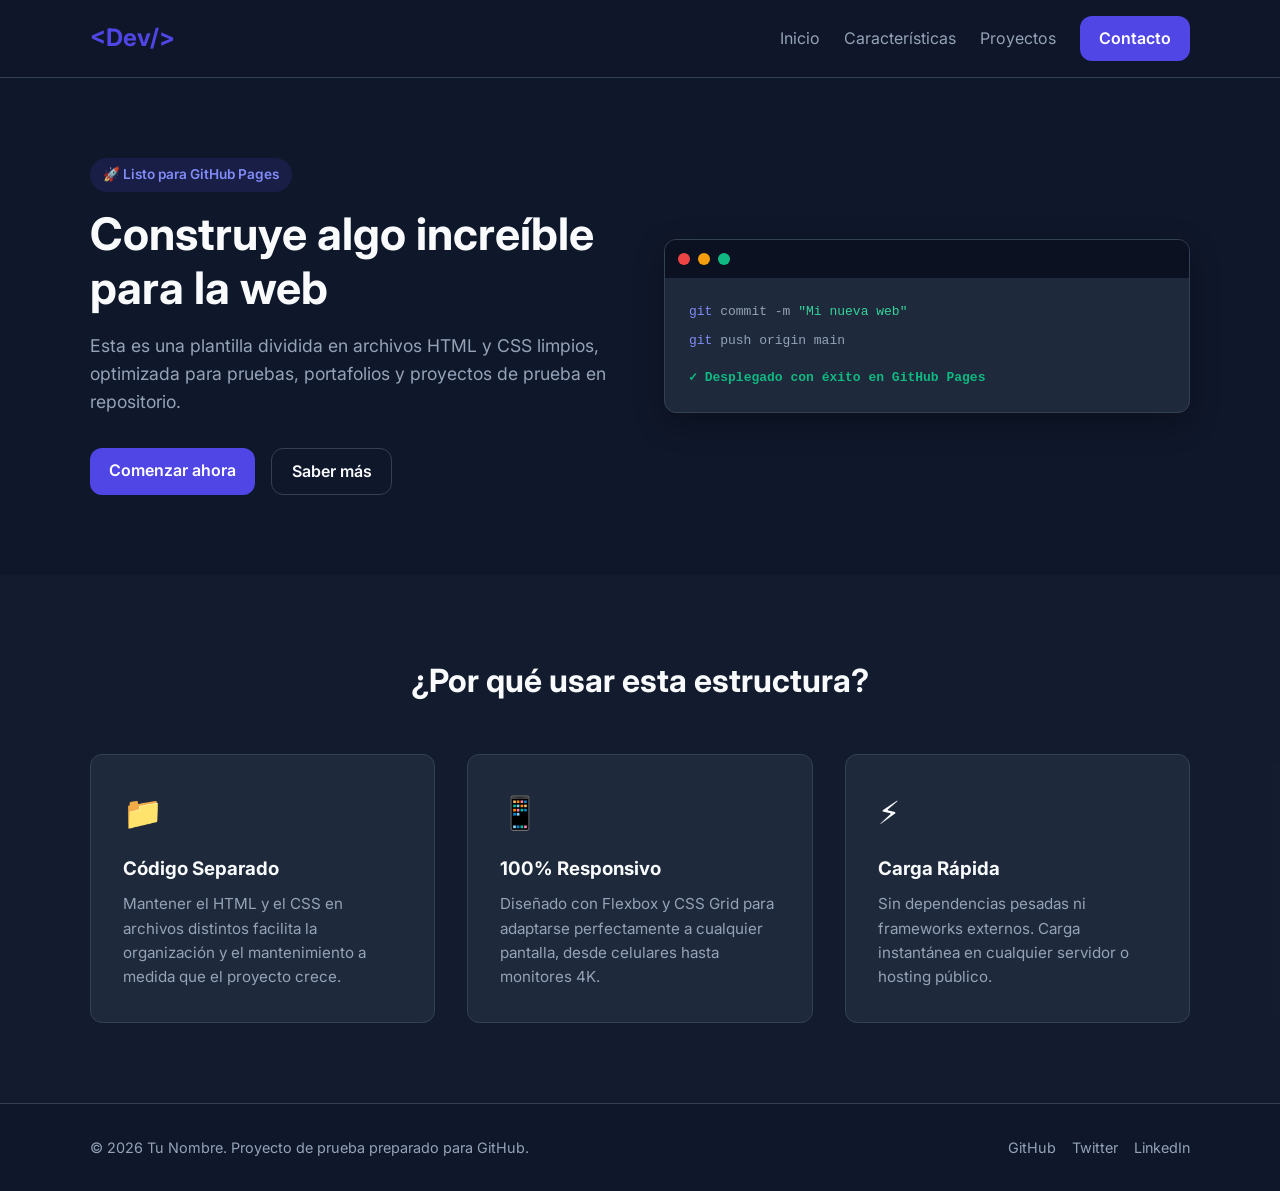
<file: index.html>
<!DOCTYPE html>
<html lang="es">
<head>
    <meta charset="UTF-8">
    <meta name="viewport" content="width=device-width, initial-scale=1.0">
    <title>Mi Sitio Web - Proyecto GitHub</title>
    <!-- Vinculación al archivo CSS externo -->
    <link rel="stylesheet" href="styles.css">
    <!-- Fuente Google Fonts -->
    <link rel="preconnect" href="https://fonts.googleapis.com">
    <link rel="preconnect" href="https://fonts.gstatic.com" crossorigin>
    <link href="https://fonts.googleapis.com/css2?family=Inter:wght@300;400;600;700&display=swap" rel="stylesheet">
</head>
<body>

    <!-- Encabezado y Navegación -->
    <header class="navbar">
        <div class="container nav-container">
            <a href="#" class="logo">&lt;Dev/&gt;</a>
            <nav class="nav-links">
                <a href="#inicio">Inicio</a>
                <a href="#caracteristicas">Características</a>
                <a href="#proyectos">Proyectos</a>
                <a href="#contacto" class="btn btn-primary">Contacto</a>
            </nav>
        </div>
    </header>

    <!-- Sección Principal (Hero) -->
    <section id="inicio" class="hero">
        <div class="container hero-container">
            <div class="hero-content">
                <span class="badge">🚀 Listo para GitHub Pages</span>
                <h1>Construye algo increíble para la web</h1>
                <p>Esta es una plantilla dividida en archivos HTML y CSS limpios, optimizada para pruebas, portafolios y proyectos de prueba en repositorio.</p>
                <div class="hero-buttons">
                    <a href="#contacto" class="btn btn-primary">Comenzar ahora</a>
                    <a href="#caracteristicas" class="btn btn-secondary">Saber más</a>
                </div>
            </div>
            <div class="hero-card">
                <div class="card-header">
                    <span class="dot red"></span>
                    <span class="dot yellow"></span>
                    <span class="dot green"></span>
                </div>
                <div class="card-body">
                    <p class="code-line"><span class="keyword">git</span> commit -m <span class="string">"Mi nueva web"</span></p>
                    <p class="code-line"><span class="keyword">git</span> push origin main</p>
                    <p class="code-success">✓ Desplegado con éxito en GitHub Pages</p>
                </div>
            </div>
        </div>
    </section>

    <!-- Sección de Características -->
    <section id="caracteristicas" class="features">
        <div class="container">
            <h2 class="section-title">¿Por qué usar esta estructura?</h2>
            <div class="grid-3">
                <div class="card">
                    <div class="icon">📁</div>
                    <h3>Código Separado</h3>
                    <p>Mantener el HTML y el CSS en archivos distintos facilita la organización y el mantenimiento a medida que el proyecto crece.</p>
                </div>
                <div class="card">
                    <div class="icon">📱</div>
                    <h3>100% Responsivo</h3>
                    <p>Diseñado con Flexbox y CSS Grid para adaptarse perfectamente a cualquier pantalla, desde celulares hasta monitores 4K.</p>
                </div>
                <div class="card">
                    <div class="icon">⚡</div>
                    <h3>Carga Rápida</h3>
                    <p>Sin dependencias pesadas ni frameworks externos. Carga instantánea en cualquier servidor o hosting público.</p>
                </div>
            </div>
        </div>
    </section>

    <!-- Footer / Pie de página -->
    <footer class="footer">
        <div class="container footer-container">
            <p>&copy; 2026 Tu Nombre. Proyecto de prueba preparado para GitHub.</p>
            <div class="social-links">
                <a href="#">GitHub</a>
                <a href="#">Twitter</a>
                <a href="#">LinkedIn</a>
            </div>
        </div>
    </footer>

</body>
</html>
</file>
<file: styles.css>
/* ==========================================
   RESET Y VARIABLES GLOBALES
   ========================================== */
:root {
    --primary: #4f46e5;
    --primary-hover: #4338ca;
    --bg-dark: #0f172a;
    --bg-card: #1e293b;
    --text-main: #f8fafc;
    --text-muted: #94a3b8;
    --border-color: #334155;
    --radius: 12px;
    --font-family: 'Inter', system-ui, -apple-system, sans-serif;
}

* {
    margin: 0;
    padding: 0;
    box-sizing: border-box;
}

body {
    font-family: var(--font-family);
    background-color: var(--bg-dark);
    color: var(--text-main);
    line-height: 1.6;
}

.container {
    width: 90%;
    max-width: 1100px;
    margin: 0 auto;
}

a {
    text-decoration: none;
    color: inherit;
}

/* ==========================================
   NAVEGACIÓN (HEADER)
   ========================================== */
.navbar {
    background-color: rgba(15, 23, 42, 0.8);
    backdrop-filter: blur(10px);
    position: sticky;
    top: 0;
    z-index: 100;
    border-bottom: 1px solid var(--border-color);
    padding: 1rem 0;
}

.nav-container {
    display: flex;
    justify-content: space-between;
    align-items: center;
}

.logo {
    font-size: 1.5rem;
    font-weight: 700;
    color: var(--primary);
}

.nav-links {
    display: flex;
    align-items: center;
    gap: 1.5rem;
}

.nav-links a {
    color: var(--text-muted);
    transition: color 0.3s;
}

.nav-links a:hover {
    color: var(--text-main);
}

/* ==========================================
   BOTONES
   ========================================== */
.btn {
    padding: 0.6rem 1.2rem;
    border-radius: var(--radius);
    font-weight: 600;
    transition: all 0.3s ease;
    display: inline-block;
}

.btn-primary {
    background-color: var(--primary);
    color: #fff !important;
}

.btn-primary:hover {
    background-color: var(--primary-hover);
    transform: translateY(-2px);
}

.btn-secondary {
    border: 1px solid var(--border-color);
    color: var(--text-main);
}

.btn-secondary:hover {
    background-color: var(--bg-card);
}

/* ==========================================
   HERO SECTION
   ========================================== */
.hero {
    padding: 5rem 0;
}

.hero-container {
    display: grid;
    grid-template-columns: 1fr 1fr;
    gap: 3rem;
    align-items: center;
}

.badge {
    background-color: rgba(79, 70, 229, 0.15);
    color: #818cf8;
    padding: 0.4rem 0.8rem;
    border-radius: 20px;
    font-size: 0.85rem;
    font-weight: 600;
    display: inline-block;
    margin-bottom: 1rem;
}

.hero-content h1 {
    font-size: 2.8rem;
    line-height: 1.2;
    margin-bottom: 1rem;
}

.hero-content p {
    color: var(--text-muted);
    margin-bottom: 2rem;
    font-size: 1.1rem;
}

.hero-buttons {
    display: flex;
    gap: 1rem;
}

/* Tarjeta interactiva estilo Terminal */
.hero-card {
    background-color: var(--bg-card);
    border: 1px solid var(--border-color);
    border-radius: var(--radius);
    overflow: hidden;
    box-shadow: 0 10px 30px rgba(0, 0, 0, 0.3);
}

.card-header {
    background-color: #0b1120;
    padding: 0.8rem;
    display: flex;
    gap: 0.5rem;
}

.dot {
    width: 12px;
    height: 12px;
    border-radius: 50%;
}

.red { background-color: #ef4444; }
.yellow { background-color: #f59e0b; }
.green { background-color: #10b981; }

.card-body {
    padding: 1.5rem;
    font-family: monospace;
}

.code-line {
    color: var(--text-muted);
    margin-bottom: 0.5rem;
}

.keyword { color: #818cf8; }
.string { color: #34d399; }
.code-success {
    color: #10b981;
    margin-top: 1rem;
    font-weight: bold;
}

/* ==========================================
   CARACTERÍSTICAS
   ========================================== */
.features {
    padding: 5rem 0;
    background-color: rgba(30, 41, 59, 0.3);
}

.section-title {
    text-align: center;
    font-size: 2rem;
    margin-bottom: 3rem;
}

.grid-3 {
    display: grid;
    grid-template-columns: repeat(3, 1fr);
    gap: 2rem;
}

.card {
    background-color: var(--bg-card);
    border: 1px solid var(--border-color);
    padding: 2rem;
    border-radius: var(--radius);
    transition: transform 0.3s ease;
}

.card:hover {
    transform: translateY(-5px);
}

.icon {
    font-size: 2rem;
    margin-bottom: 1rem;
}

.card h3 {
    margin-bottom: 0.5rem;
}

.card p {
    color: var(--text-muted);
    font-size: 0.95rem;
}

/* ==========================================
   FOOTER
   ========================================== */
.footer {
    border-top: 1px solid var(--border-color);
    padding: 2rem 0;
    color: var(--text-muted);
    font-size: 0.9rem;
}

.footer-container {
    display: flex;
    justify-content: space-between;
    align-items: center;
}

.social-links {
    display: flex;
    gap: 1rem;
}

/* ==========================================
   ADAPTACIÓN PARA MÓVILES (RESPONSIVE)
   ========================================== */
@media (max-width: 768px) {
    .hero-container {
        grid-template-columns: 1fr;
        text-align: center;
    }

    .hero-buttons {
        justify-content: center;
    }

    .grid-3 {
        grid-template-columns: 1fr;
    }

    .footer-container {
        flex-direction: column;
        gap: 1rem;
    }
}
</file>
